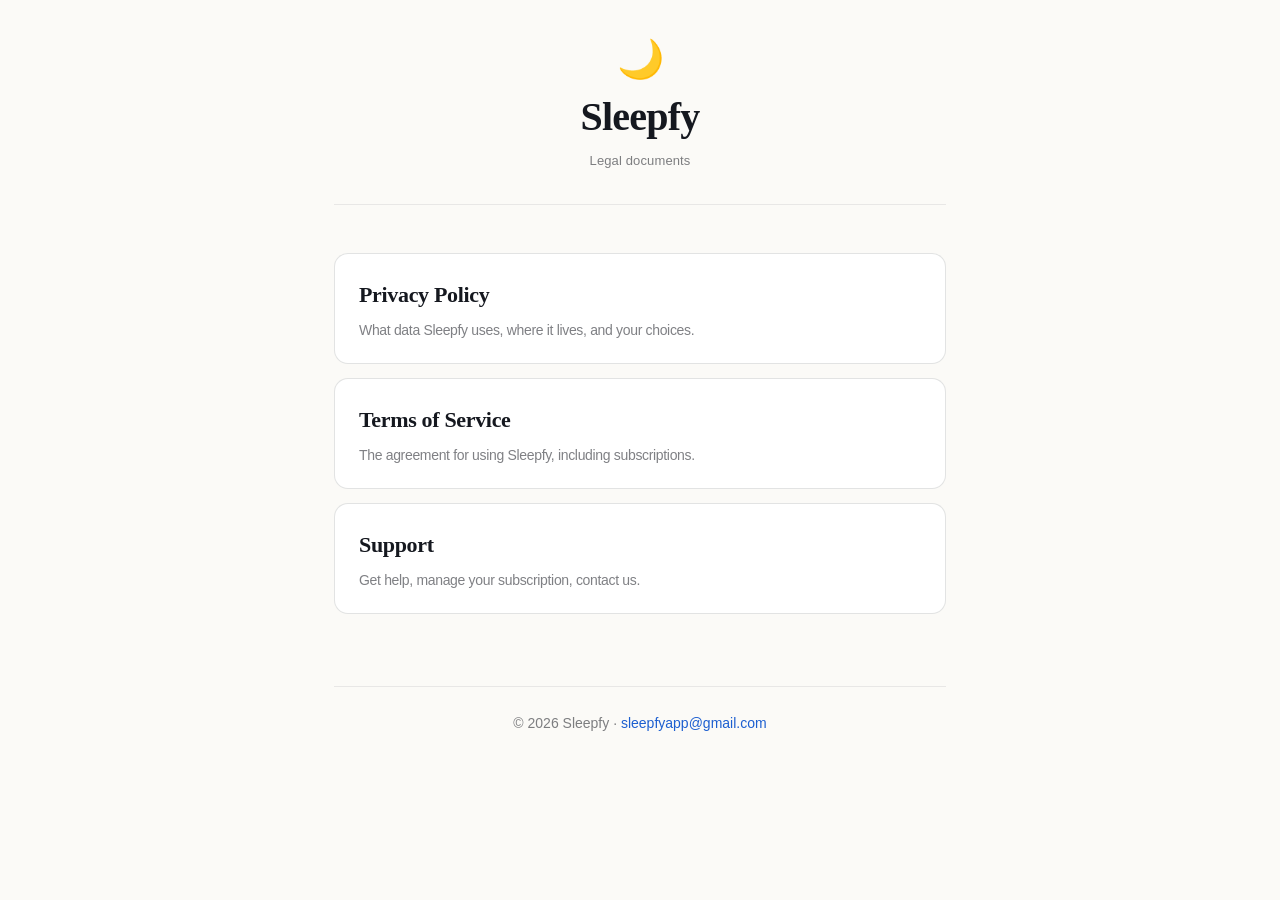
<file: index.html>
<!DOCTYPE html>
<html lang="en">
<head>
<meta charset="utf-8">
<meta name="viewport" content="width=device-width, initial-scale=1">
<title>Sleepfy — Legal</title>
<link rel="stylesheet" href="style.css">
</head>
<body>
<main>
<header class="site">
  <div class="moon">🌙</div>
  <h1>Sleepfy</h1>
  <p class="updated">Legal documents</p>
</header>

<div class="index-links">
  <a href="privacy.html">Privacy Policy
    <span>What data Sleepfy uses, where it lives, and your choices.</span>
  </a>
  <a href="terms.html">Terms of Service
    <span>The agreement for using Sleepfy, including subscriptions.</span>
  </a>
  <a href="support.html">Support
    <span>Get help, manage your subscription, contact us.</span>
  </a>
</div>

<footer>© 2026 Sleepfy · <a href="mailto:sleepfyapp@gmail.com">sleepfyapp@gmail.com</a></footer>
</main>
</body>
</html>
</file>
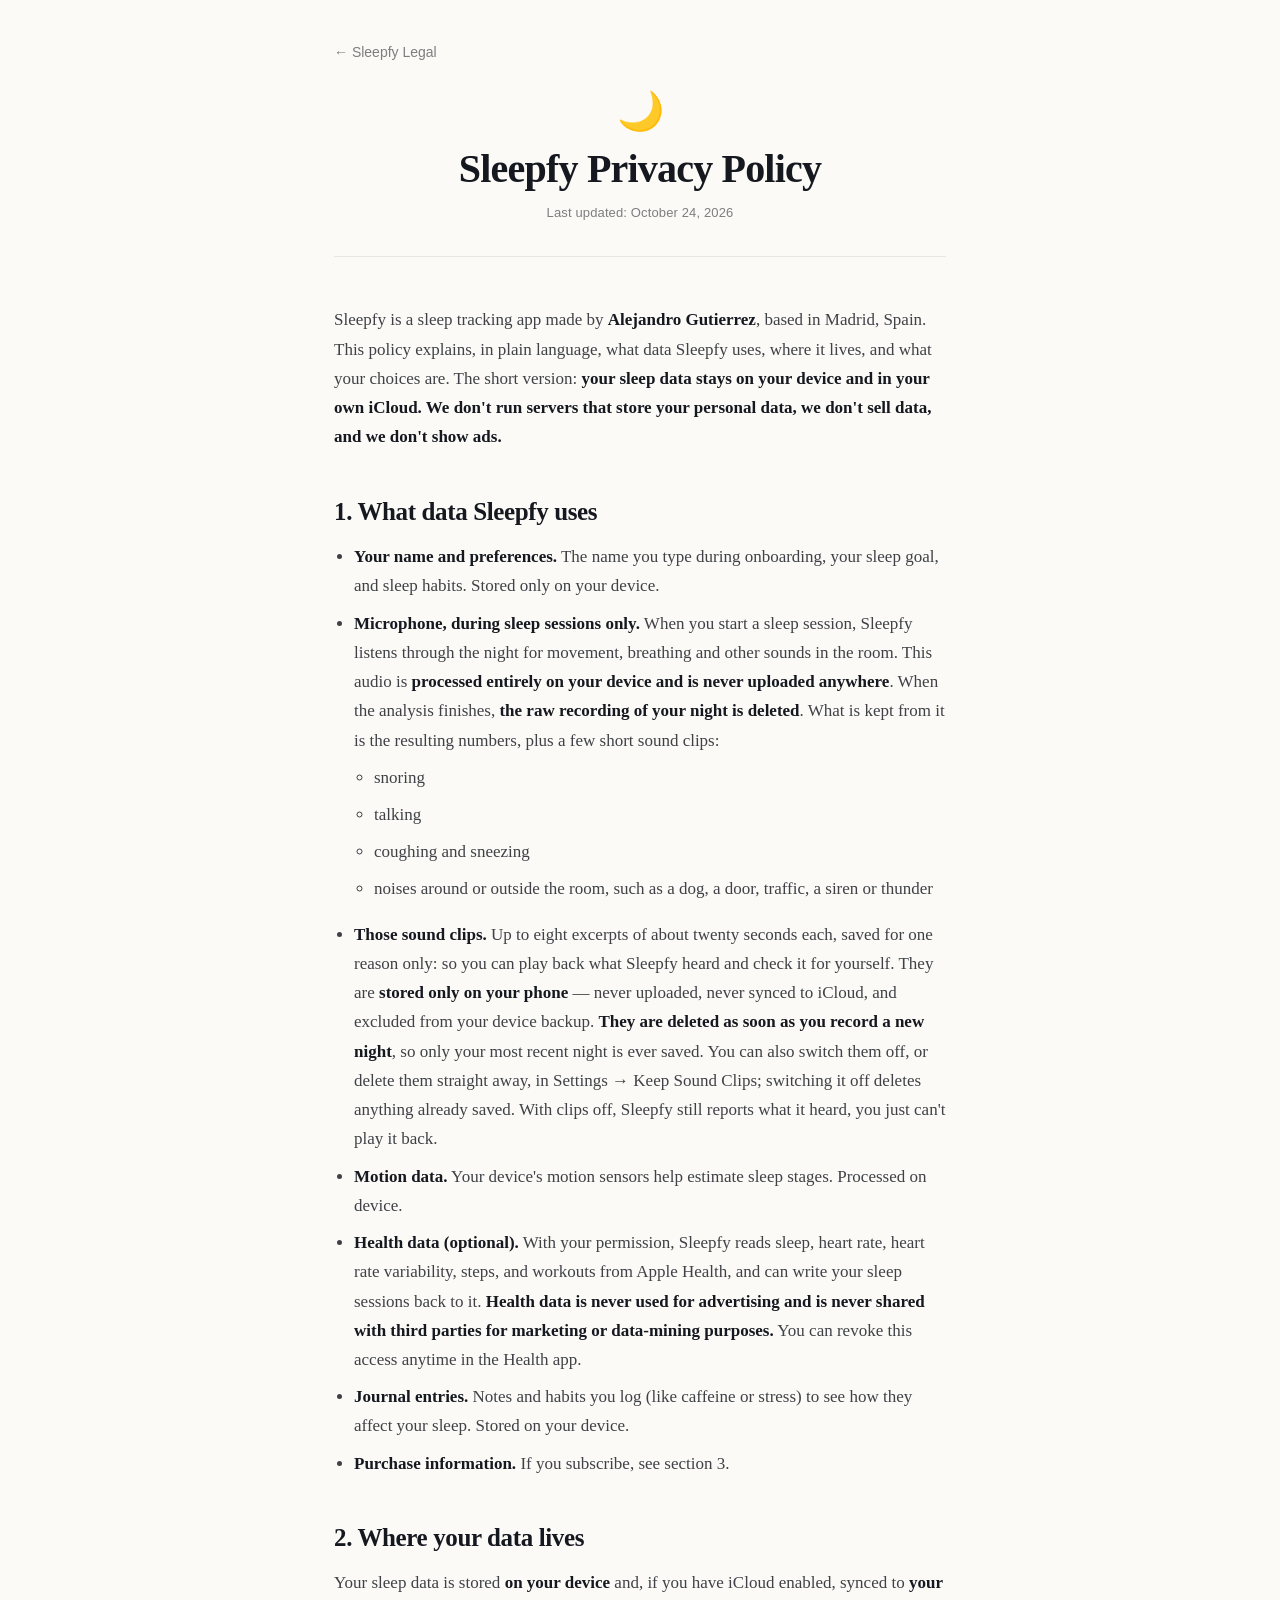
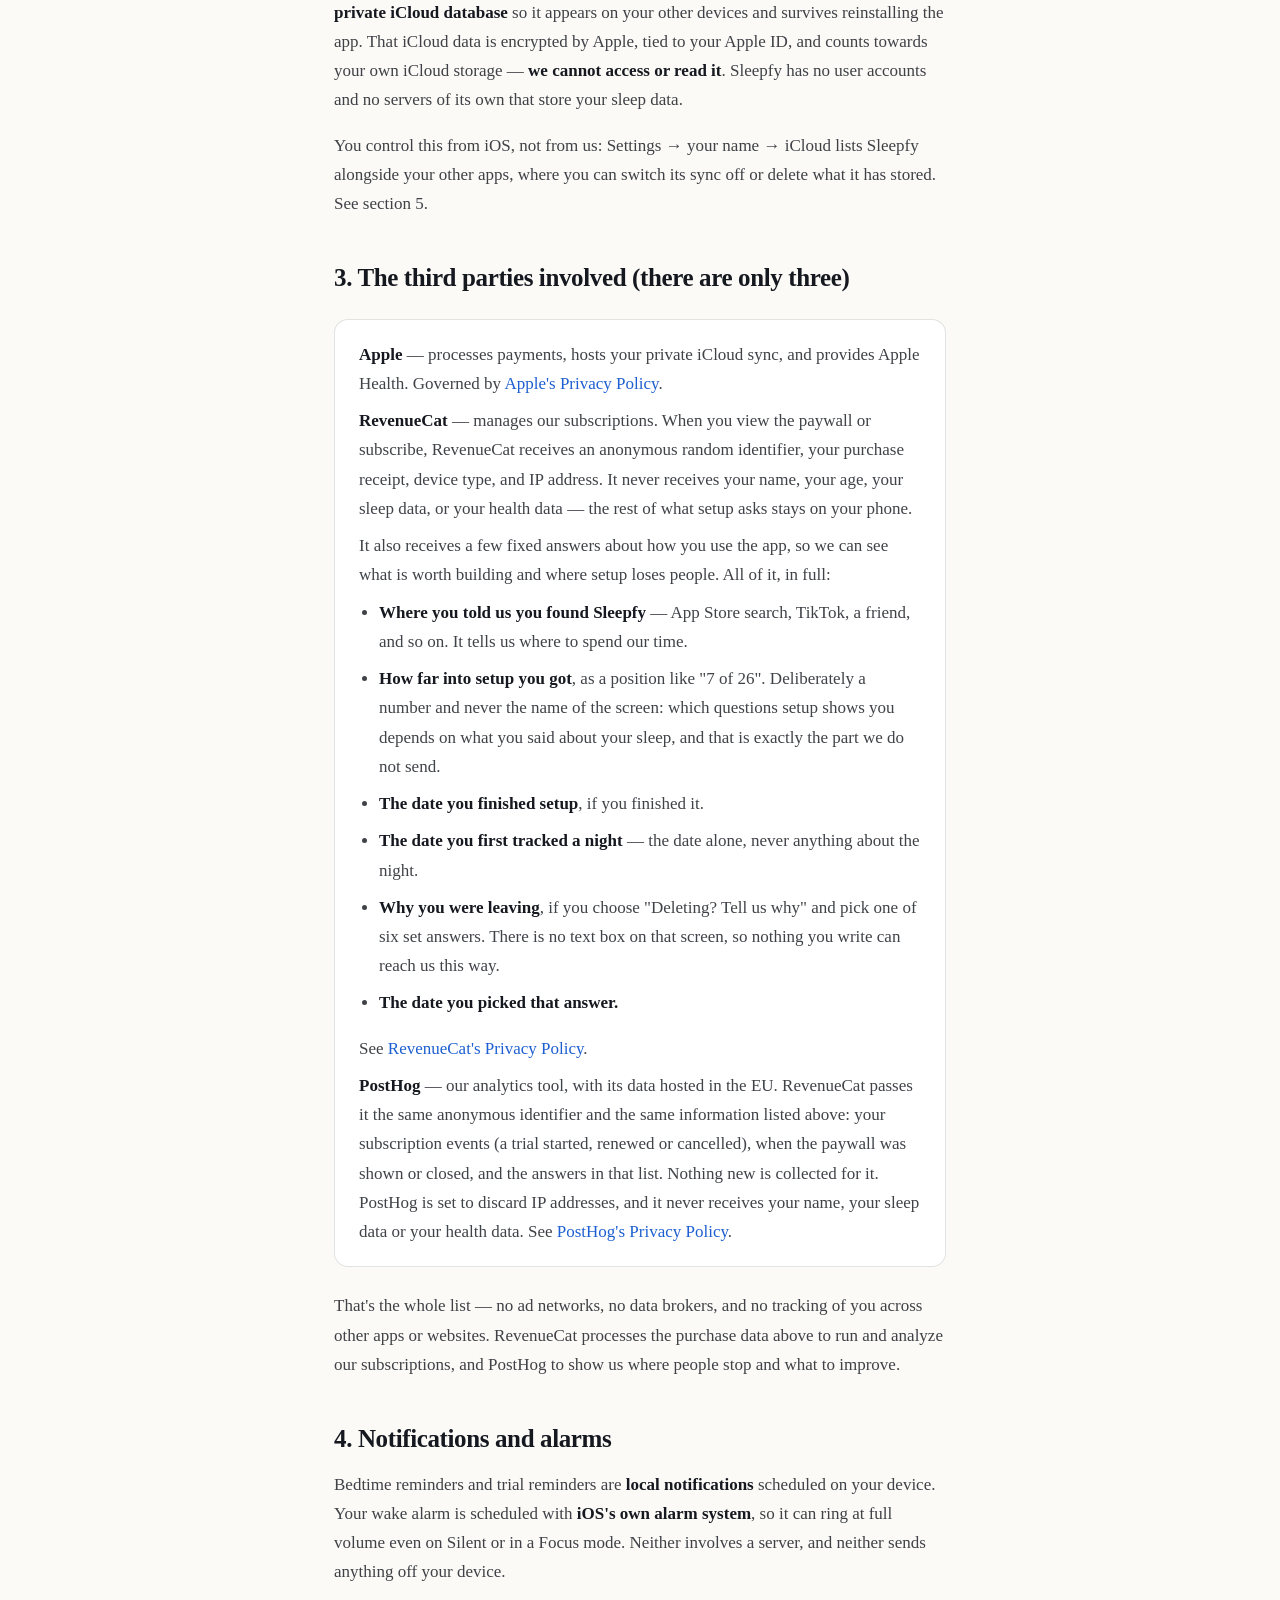
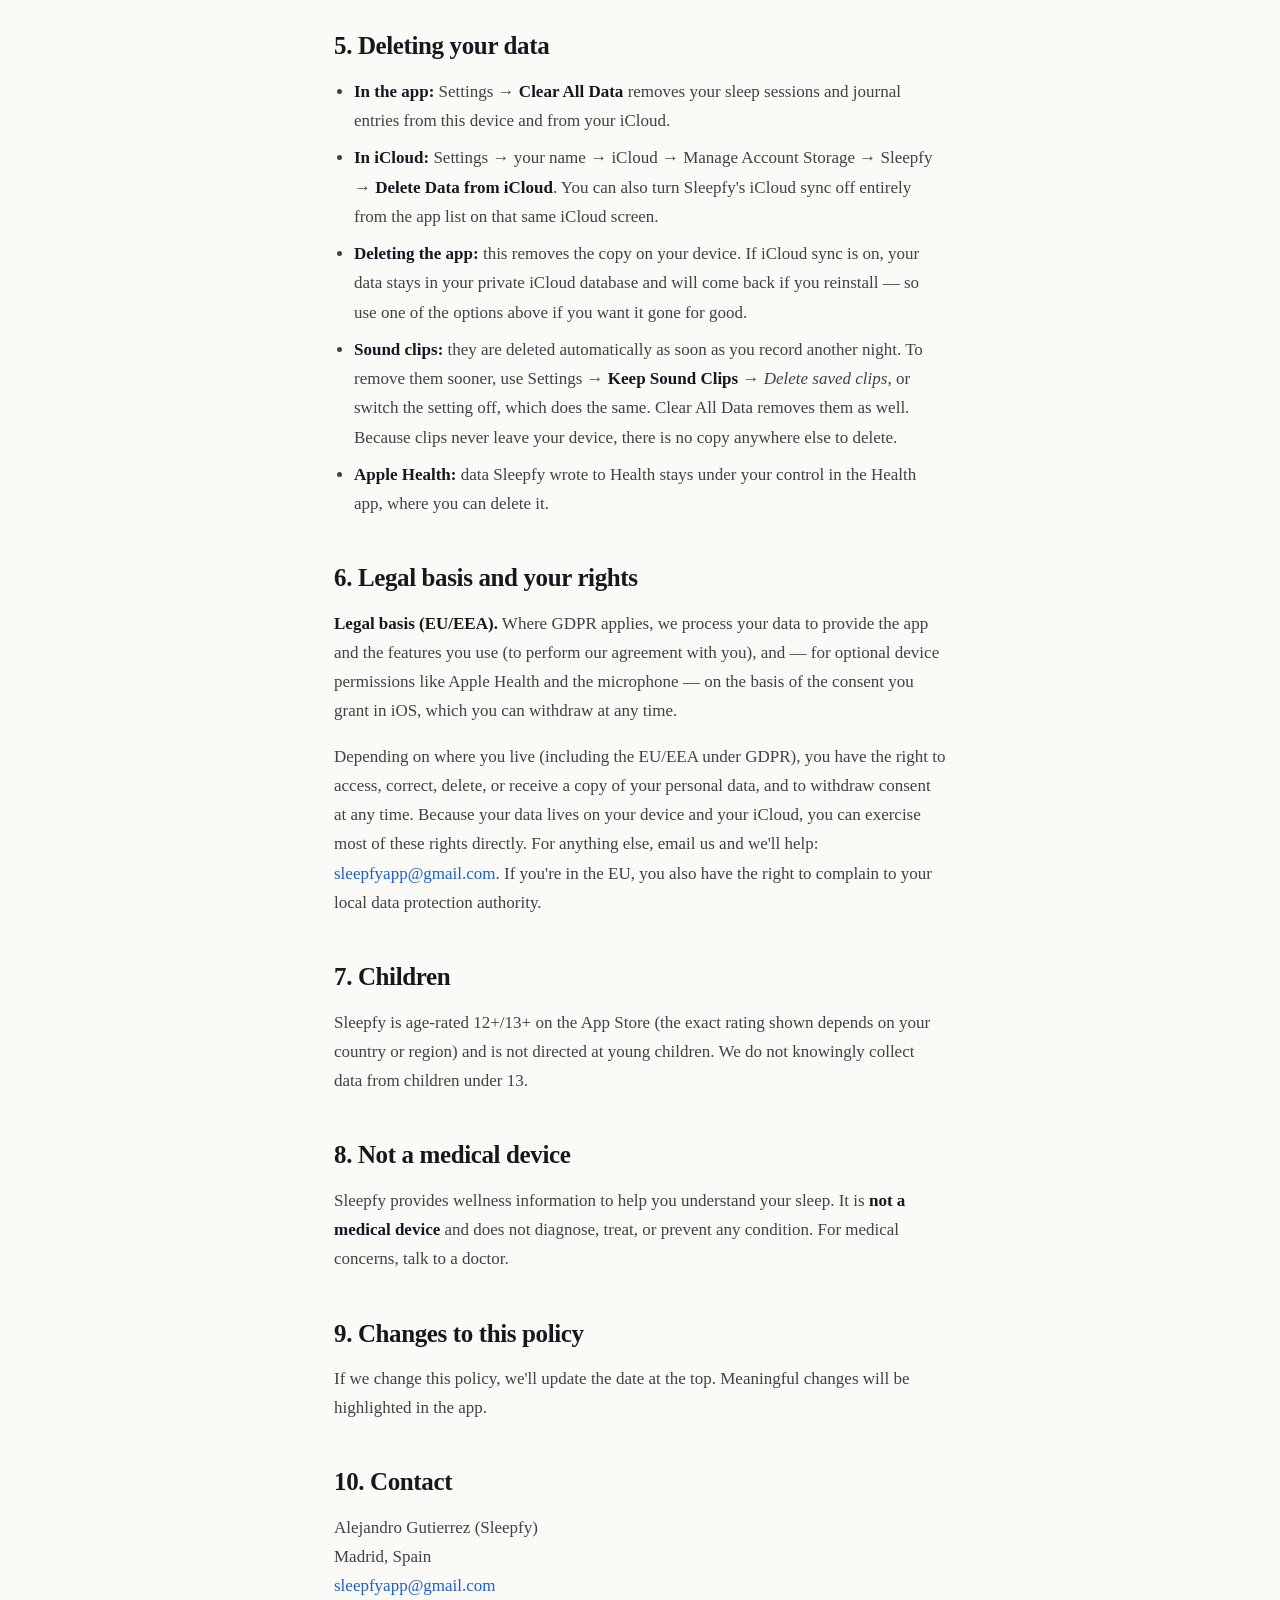
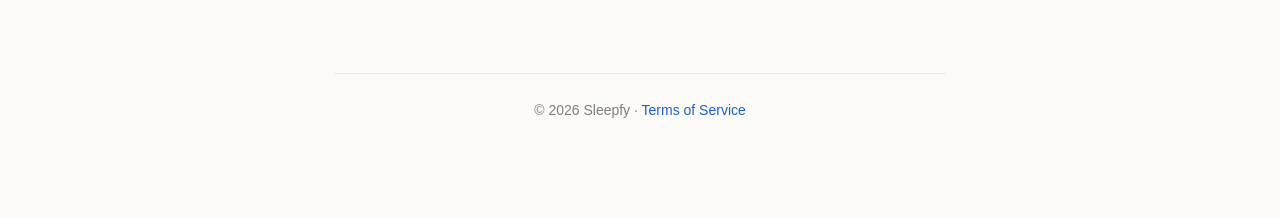
<file: privacy.html>
<!DOCTYPE html>
<html lang="en">
<head>
<meta charset="utf-8">
<meta name="viewport" content="width=device-width, initial-scale=1">
<title>Privacy Policy — Sleepfy</title>
<link rel="stylesheet" href="style.css">
</head>
<body>
<main>
<nav class="back"><a href="index.html">← Sleepfy Legal</a></nav>

<header class="site">
  <div class="moon">🌙</div>
  <h1>Sleepfy Privacy Policy</h1>
  <p class="updated">Last updated: October 24, 2026</p>
</header>

<p>Sleepfy is a sleep tracking app made by <strong>Alejandro Gutierrez</strong>, based in Madrid, Spain. This policy explains, in plain language, what data Sleepfy uses, where it lives, and what your choices are. The short version: <strong>your sleep data stays on your device and in your own iCloud. We don't run servers that store your personal data, we don't sell data, and we don't show ads.</strong></p>

<h2>1. What data Sleepfy uses</h2>
<ul>
  <li><strong>Your name and preferences.</strong> The name you type during onboarding, your sleep goal, and sleep habits. Stored only on your device.</li>
  <li><strong>Microphone, during sleep sessions only.</strong> When you start a sleep session, Sleepfy listens through the night for movement, breathing and other sounds in the room. This audio is <strong>processed entirely on your device and is never uploaded anywhere</strong>. When the analysis finishes, <strong>the raw recording of your night is deleted</strong>. What is kept from it is the resulting numbers, plus a few short sound clips:
    <ul>
      <li>snoring</li>
      <li>talking</li>
      <li>coughing and sneezing</li>
      <li>noises around or outside the room, such as a dog, a door, traffic, a siren or thunder</li>
    </ul>
  </li>
  <li><strong>Those sound clips.</strong> Up to eight excerpts of about twenty seconds each, saved for one reason only: so you can play back what Sleepfy heard and check it for yourself. They are <strong>stored only on your phone</strong> &mdash; never uploaded, never synced to iCloud, and excluded from your device backup. <strong>They are deleted as soon as you record a new night</strong>, so only your most recent night is ever saved. You can also switch them off, or delete them straight away, in Settings &rarr; Keep Sound Clips; switching it off deletes anything already saved. With clips off, Sleepfy still reports what it heard, you just can't play it back.</li>
  <li><strong>Motion data.</strong> Your device's motion sensors help estimate sleep stages. Processed on device.</li>
  <li><strong>Health data (optional).</strong> With your permission, Sleepfy reads sleep, heart rate, heart rate variability, steps, and workouts from Apple Health, and can write your sleep sessions back to it. <strong>Health data is never used for advertising and is never shared with third parties for marketing or data-mining purposes.</strong> You can revoke this access anytime in the Health app.</li>
  <li><strong>Journal entries.</strong> Notes and habits you log (like caffeine or stress) to see how they affect your sleep. Stored on your device.</li>
  <li><strong>Purchase information.</strong> If you subscribe, see section 3.</li>
</ul>

<h2>2. Where your data lives</h2>
<p>Your sleep data is stored <strong>on your device</strong> and, if you have iCloud enabled, synced to <strong>your private iCloud database</strong> so it appears on your other devices and survives reinstalling the app. That iCloud data is encrypted by Apple, tied to your Apple ID, and counts towards your own iCloud storage — <strong>we cannot access or read it</strong>. Sleepfy has no user accounts and no servers of its own that store your sleep data.</p>
<p>You control this from iOS, not from us: Settings → your name → iCloud lists Sleepfy alongside your other apps, where you can switch its sync off or delete what it has stored. See section 5.</p>

<h2>3. The third parties involved (there are only three)</h2>
<div class="card">
  <p><strong>Apple</strong> — processes payments, hosts your private iCloud sync, and provides Apple Health. Governed by <a href="https://www.apple.com/legal/privacy/" target="_blank" rel="noopener">Apple's Privacy Policy</a>.</p>
  <p><strong>RevenueCat</strong> — manages our subscriptions. When you view the paywall or subscribe, RevenueCat receives an anonymous random identifier, your purchase receipt, device type, and IP address. It never receives your name, your age, your sleep data, or your health data — the rest of what setup asks stays on your phone.</p>
  <p>It also receives a few fixed answers about how you use the app, so we can see what is worth building and where setup loses people. All of it, in full:</p>
  <ul>
    <li><strong>Where you told us you found Sleepfy</strong> — App Store search, TikTok, a friend, and so on. It tells us where to spend our time.</li>
    <li><strong>How far into setup you got</strong>, as a position like "7 of 26". Deliberately a number and never the name of the screen: which questions setup shows you depends on what you said about your sleep, and that is exactly the part we do not send.</li>
    <li><strong>The date you finished setup</strong>, if you finished it.</li>
    <li><strong>The date you first tracked a night</strong> — the date alone, never anything about the night.</li>
    <li><strong>Why you were leaving</strong>, if you choose "Deleting? Tell us why" and pick one of six set answers. There is no text box on that screen, so nothing you write can reach us this way.</li>
    <li><strong>The date you picked that answer.</strong></li>
  </ul>
  <p>See <a href="https://www.revenuecat.com/privacy/" target="_blank" rel="noopener">RevenueCat's Privacy Policy</a>.</p>
  <p><strong>PostHog</strong> — our analytics tool, with its data hosted in the EU. RevenueCat passes it the same anonymous identifier and the same information listed above: your subscription events (a trial started, renewed or cancelled), when the paywall was shown or closed, and the answers in that list. Nothing new is collected for it. PostHog is set to discard IP addresses, and it never receives your name, your sleep data or your health data. See <a href="https://posthog.com/privacy" target="_blank" rel="noopener">PostHog's Privacy Policy</a>.</p>
</div>
<p>That's the whole list — no ad networks, no data brokers, and no tracking of you across other apps or websites. RevenueCat processes the purchase data above to run and analyze our subscriptions, and PostHog to show us where people stop and what to improve.</p>

<h2>4. Notifications and alarms</h2>
<p>Bedtime reminders and trial reminders are <strong>local notifications</strong> scheduled on your device. Your wake alarm is scheduled with <strong>iOS's own alarm system</strong>, so it can ring at full volume even on Silent or in a Focus mode. Neither involves a server, and neither sends anything off your device.</p>

<h2>5. Deleting your data</h2>
<ul>
  <li><strong>In the app:</strong> Settings → <strong>Clear All Data</strong> removes your sleep sessions and journal entries from this device and from your iCloud.</li>
  <li><strong>In iCloud:</strong> Settings → your name → iCloud → Manage Account Storage → Sleepfy → <strong>Delete Data from iCloud</strong>. You can also turn Sleepfy's iCloud sync off entirely from the app list on that same iCloud screen.</li>
  <li><strong>Deleting the app:</strong> this removes the copy on your device. If iCloud sync is on, your data stays in your private iCloud database and will come back if you reinstall — so use one of the options above if you want it gone for good.</li>
  <li><strong>Sound clips:</strong> they are deleted automatically as soon as you record another night. To remove them sooner, use Settings &rarr; <strong>Keep Sound Clips</strong> &rarr; <em>Delete saved clips</em>, or switch the setting off, which does the same. Clear All Data removes them as well. Because clips never leave your device, there is no copy anywhere else to delete.</li>
  <li><strong>Apple Health:</strong> data Sleepfy wrote to Health stays under your control in the Health app, where you can delete it.</li>
</ul>

<h2>6. Legal basis and your rights</h2>
<p><strong>Legal basis (EU/EEA).</strong> Where GDPR applies, we process your data to provide the app and the features you use (to perform our agreement with you), and — for optional device permissions like Apple Health and the microphone — on the basis of the consent you grant in iOS, which you can withdraw at any time.</p>
<p>Depending on where you live (including the EU/EEA under GDPR), you have the right to access, correct, delete, or receive a copy of your personal data, and to withdraw consent at any time. Because your data lives on your device and your iCloud, you can exercise most of these rights directly. For anything else, email us and we'll help: <a href="mailto:sleepfyapp@gmail.com">sleepfyapp@gmail.com</a>. If you're in the EU, you also have the right to complain to your local data protection authority.</p>

<h2>7. Children</h2>
<p>Sleepfy is age-rated 12+/13+ on the App Store (the exact rating shown depends on your country or region) and is not directed at young children. We do not knowingly collect data from children under 13.</p>

<h2>8. Not a medical device</h2>
<p>Sleepfy provides wellness information to help you understand your sleep. It is <strong>not a medical device</strong> and does not diagnose, treat, or prevent any condition. For medical concerns, talk to a doctor.</p>

<h2>9. Changes to this policy</h2>
<p>If we change this policy, we'll update the date at the top. Meaningful changes will be highlighted in the app.</p>

<h2>10. Contact</h2>
<p>Alejandro Gutierrez (Sleepfy)<br>
Madrid, Spain<br>
<a href="mailto:sleepfyapp@gmail.com">sleepfyapp@gmail.com</a></p>

<footer>© 2026 Sleepfy · <a href="terms.html">Terms of Service</a></footer>
</main>
</body>
</html>
</file>
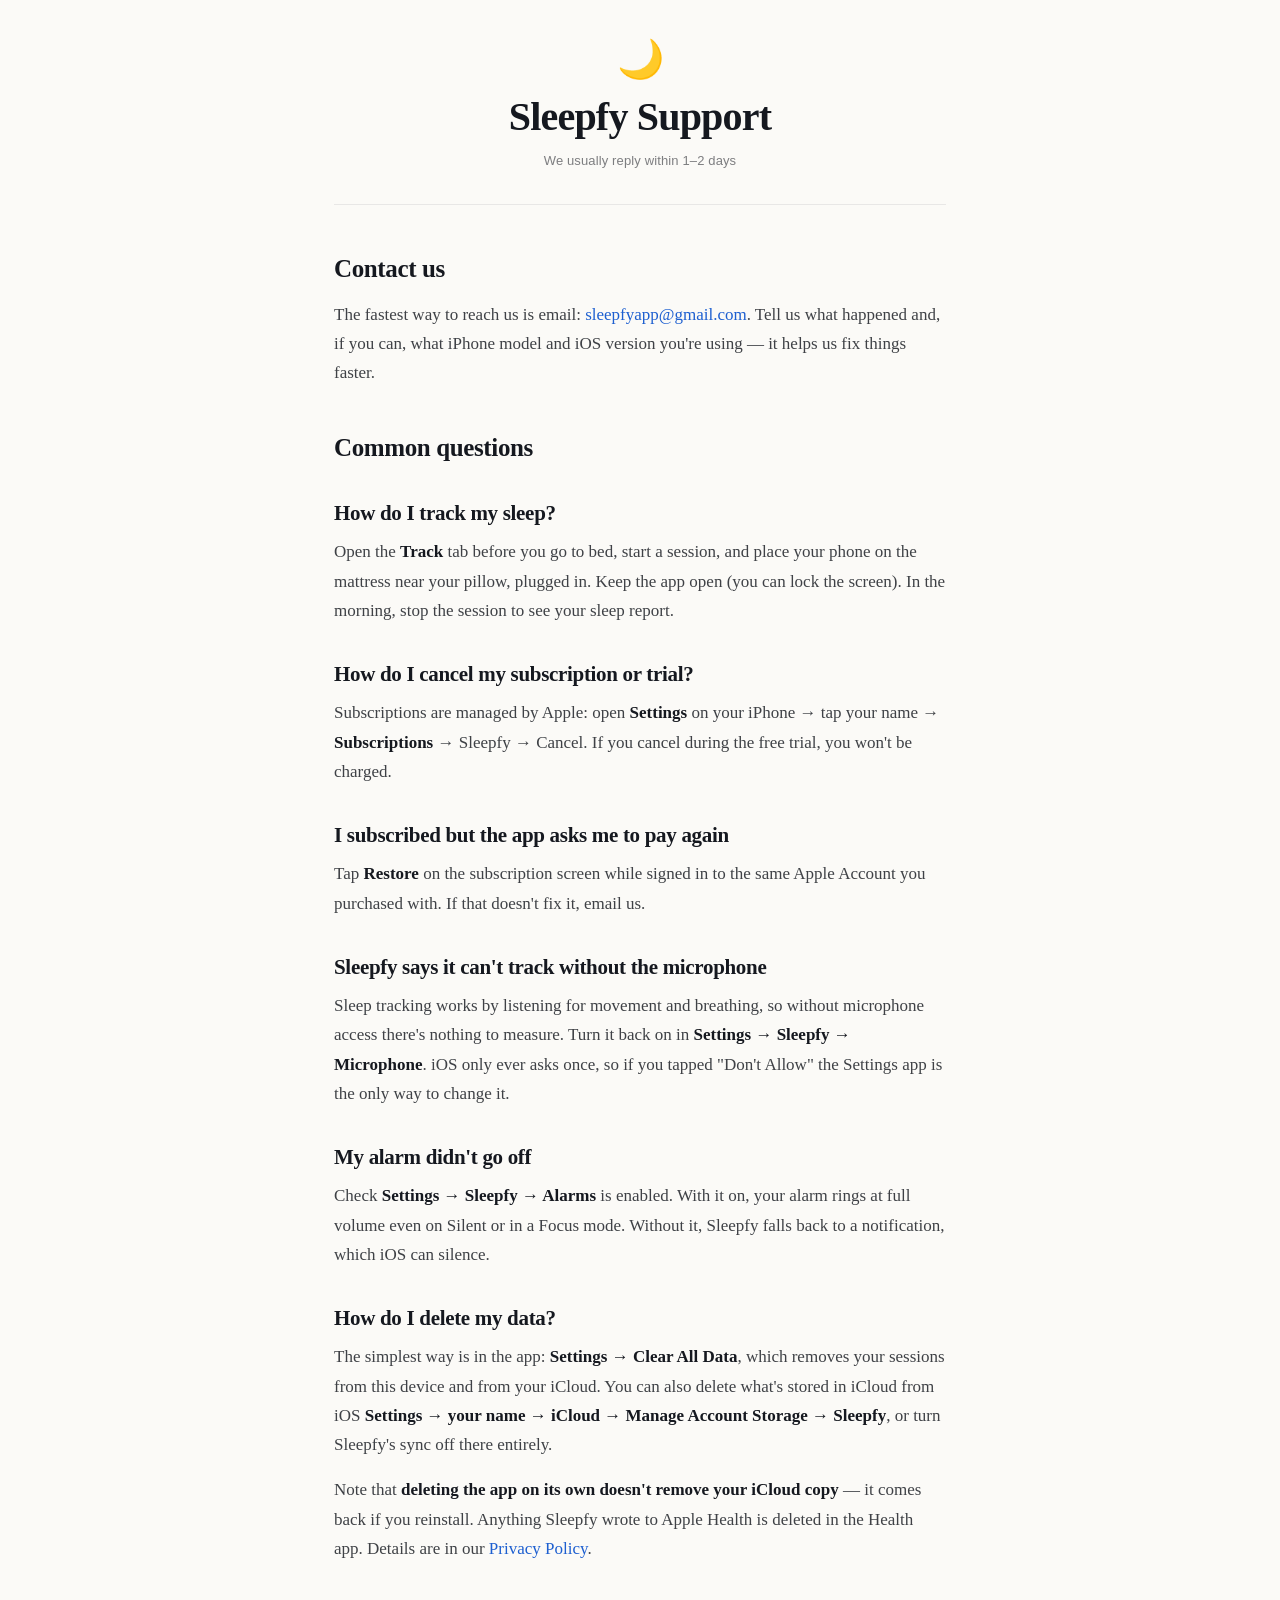
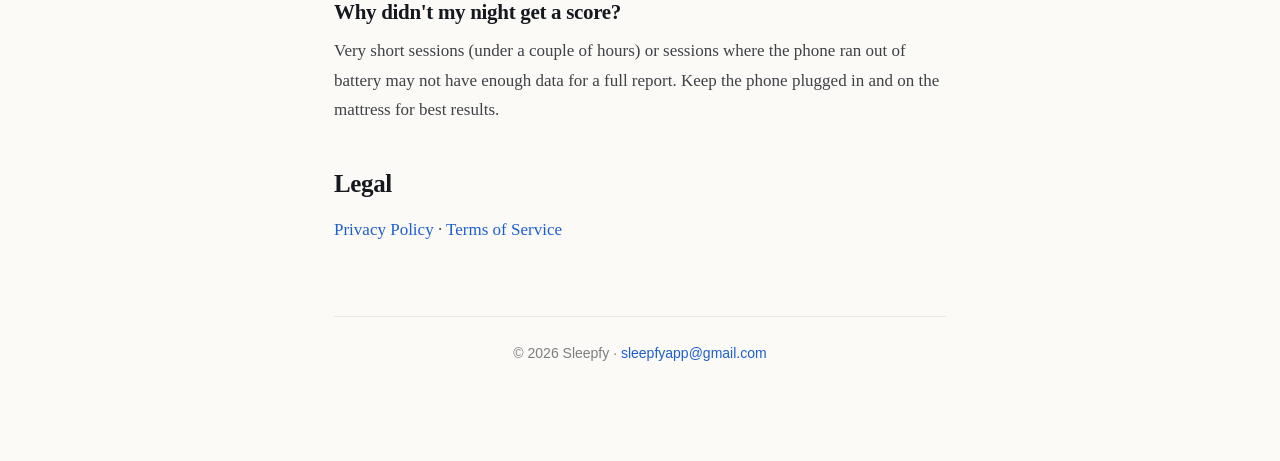
<file: support.html>
<!DOCTYPE html>
<html lang="en">
<head>
<meta charset="utf-8">
<meta name="viewport" content="width=device-width, initial-scale=1">
<title>Sleepfy — Support</title>
<link rel="stylesheet" href="style.css">
</head>
<body>
<main>
<header class="site">
  <div class="moon">🌙</div>
  <h1>Sleepfy Support</h1>
  <p class="updated">We usually reply within 1–2 days</p>
</header>

<h2>Contact us</h2>
<p>The fastest way to reach us is email:
<a href="mailto:sleepfyapp@gmail.com">sleepfyapp@gmail.com</a>.
Tell us what happened and, if you can, what iPhone model and iOS version
you're using — it helps us fix things faster.</p>

<h2>Common questions</h2>

<h2 class="faq">How do I track my sleep?</h2>
<p>Open the <strong>Track</strong> tab before you go to bed, start a session,
and place your phone on the mattress near your pillow, plugged in. Keep the
app open (you can lock the screen). In the morning, stop the session to see
your sleep report.</p>

<h2 class="faq">How do I cancel my subscription or trial?</h2>
<p>Subscriptions are managed by Apple: open <strong>Settings</strong> on your
iPhone → tap your name → <strong>Subscriptions</strong> → Sleepfy → Cancel.
If you cancel during the free trial, you won't be charged.</p>

<h2 class="faq">I subscribed but the app asks me to pay again</h2>
<p>Tap <strong>Restore</strong> on the subscription screen while signed in to
the same Apple Account you purchased with. If that doesn't fix it, email us.</p>

<h2 class="faq">Sleepfy says it can't track without the microphone</h2>
<p>Sleep tracking works by listening for movement and breathing, so without
microphone access there's nothing to measure. Turn it back on in
<strong>Settings → Sleepfy → Microphone</strong>. iOS only ever asks once, so
if you tapped "Don't Allow" the Settings app is the only way to change it.</p>

<h2 class="faq">My alarm didn't go off</h2>
<p>Check <strong>Settings → Sleepfy → Alarms</strong> is enabled. With it on,
your alarm rings at full volume even on Silent or in a Focus mode. Without it,
Sleepfy falls back to a notification, which iOS can silence.</p>

<h2 class="faq">How do I delete my data?</h2>
<p>The simplest way is in the app: <strong>Settings → Clear All Data</strong>,
which removes your sessions from this device and from your iCloud. You can also
delete what's stored in iCloud from iOS <strong>Settings → your name → iCloud →
Manage Account Storage → Sleepfy</strong>, or turn Sleepfy's sync off there
entirely.</p>
<p>Note that <strong>deleting the app on its own doesn't remove your iCloud
copy</strong> — it comes back if you reinstall. Anything Sleepfy wrote to Apple
Health is deleted in the Health app. Details are in our
<a href="privacy.html">Privacy Policy</a>.</p>

<h2 class="faq">Why didn't my night get a score?</h2>
<p>Very short sessions (under a couple of hours) or sessions where the phone
ran out of battery may not have enough data for a full report. Keep the phone
plugged in and on the mattress for best results.</p>

<h2>Legal</h2>
<p><a href="privacy.html">Privacy Policy</a> · <a href="terms.html">Terms of Service</a></p>

<footer>© 2026 Sleepfy · <a href="mailto:sleepfyapp@gmail.com">sleepfyapp@gmail.com</a></footer>
</main>
</body>
</html>
</file>
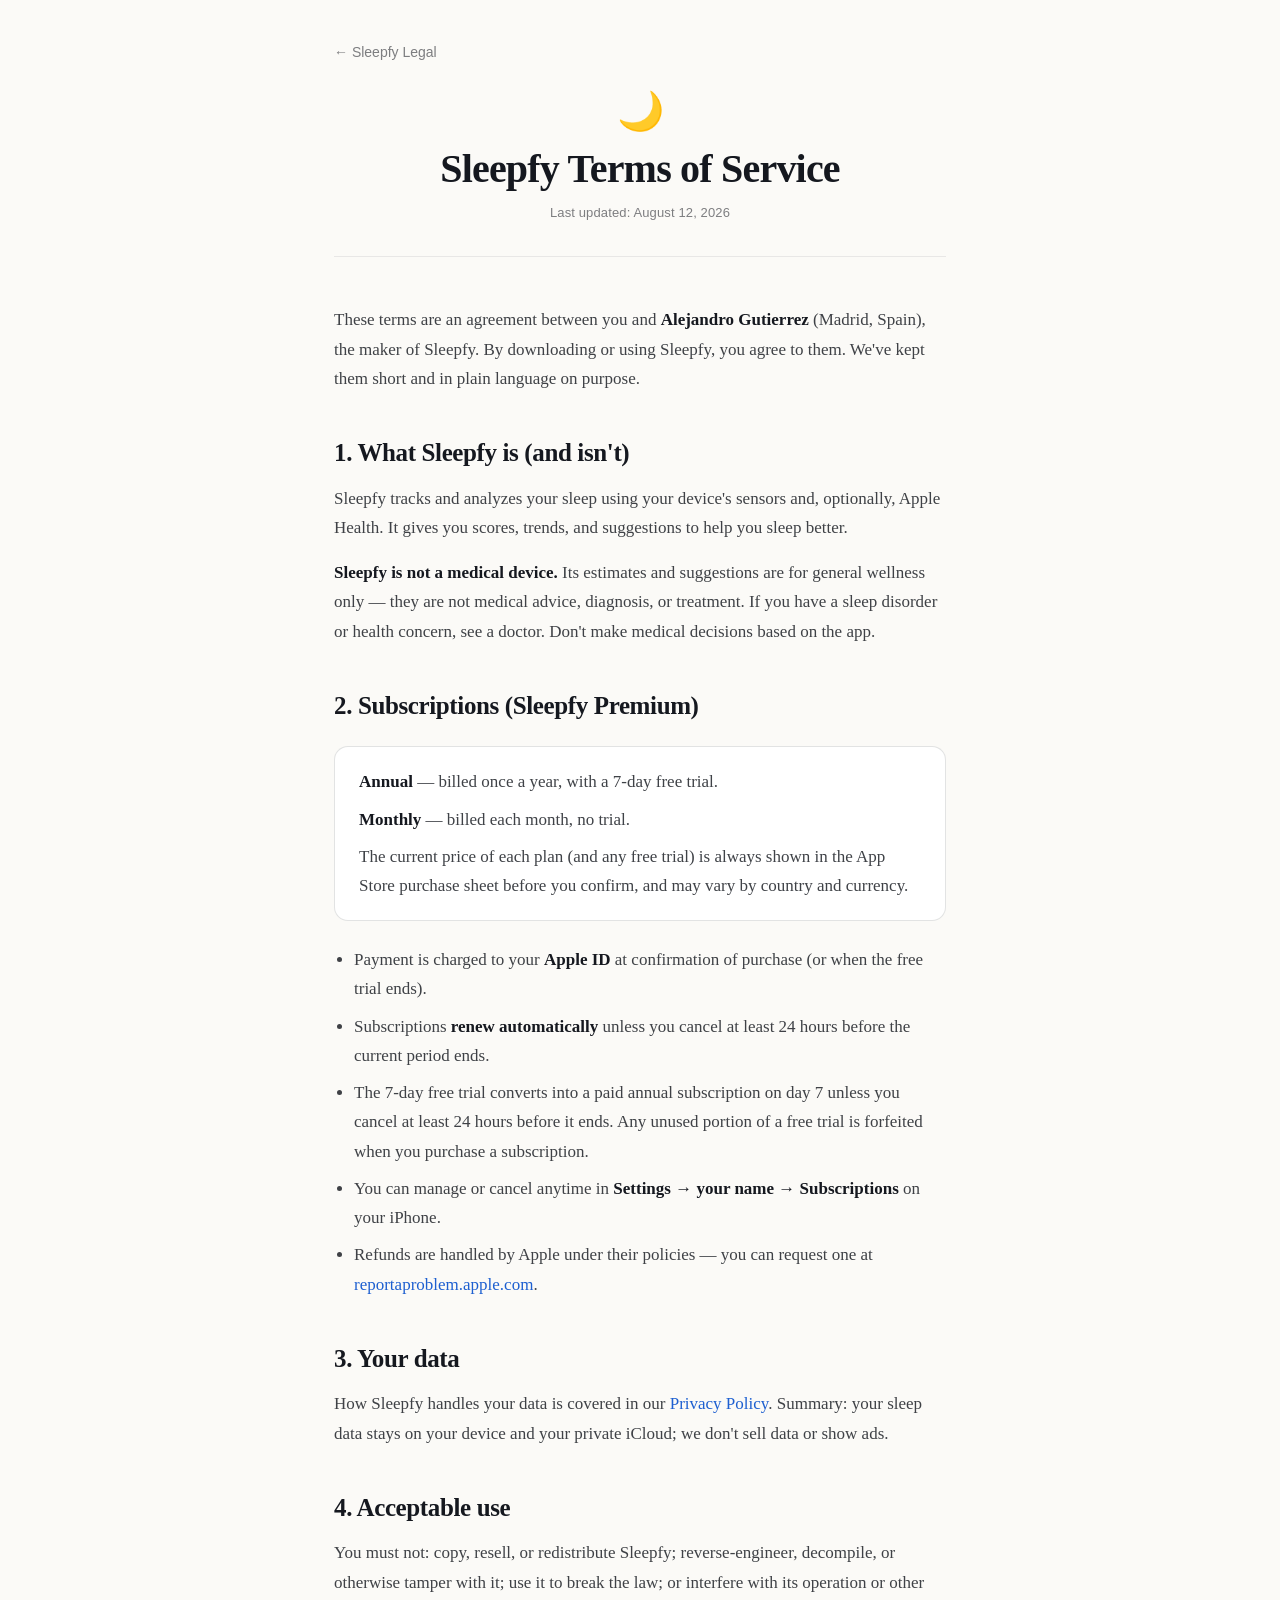
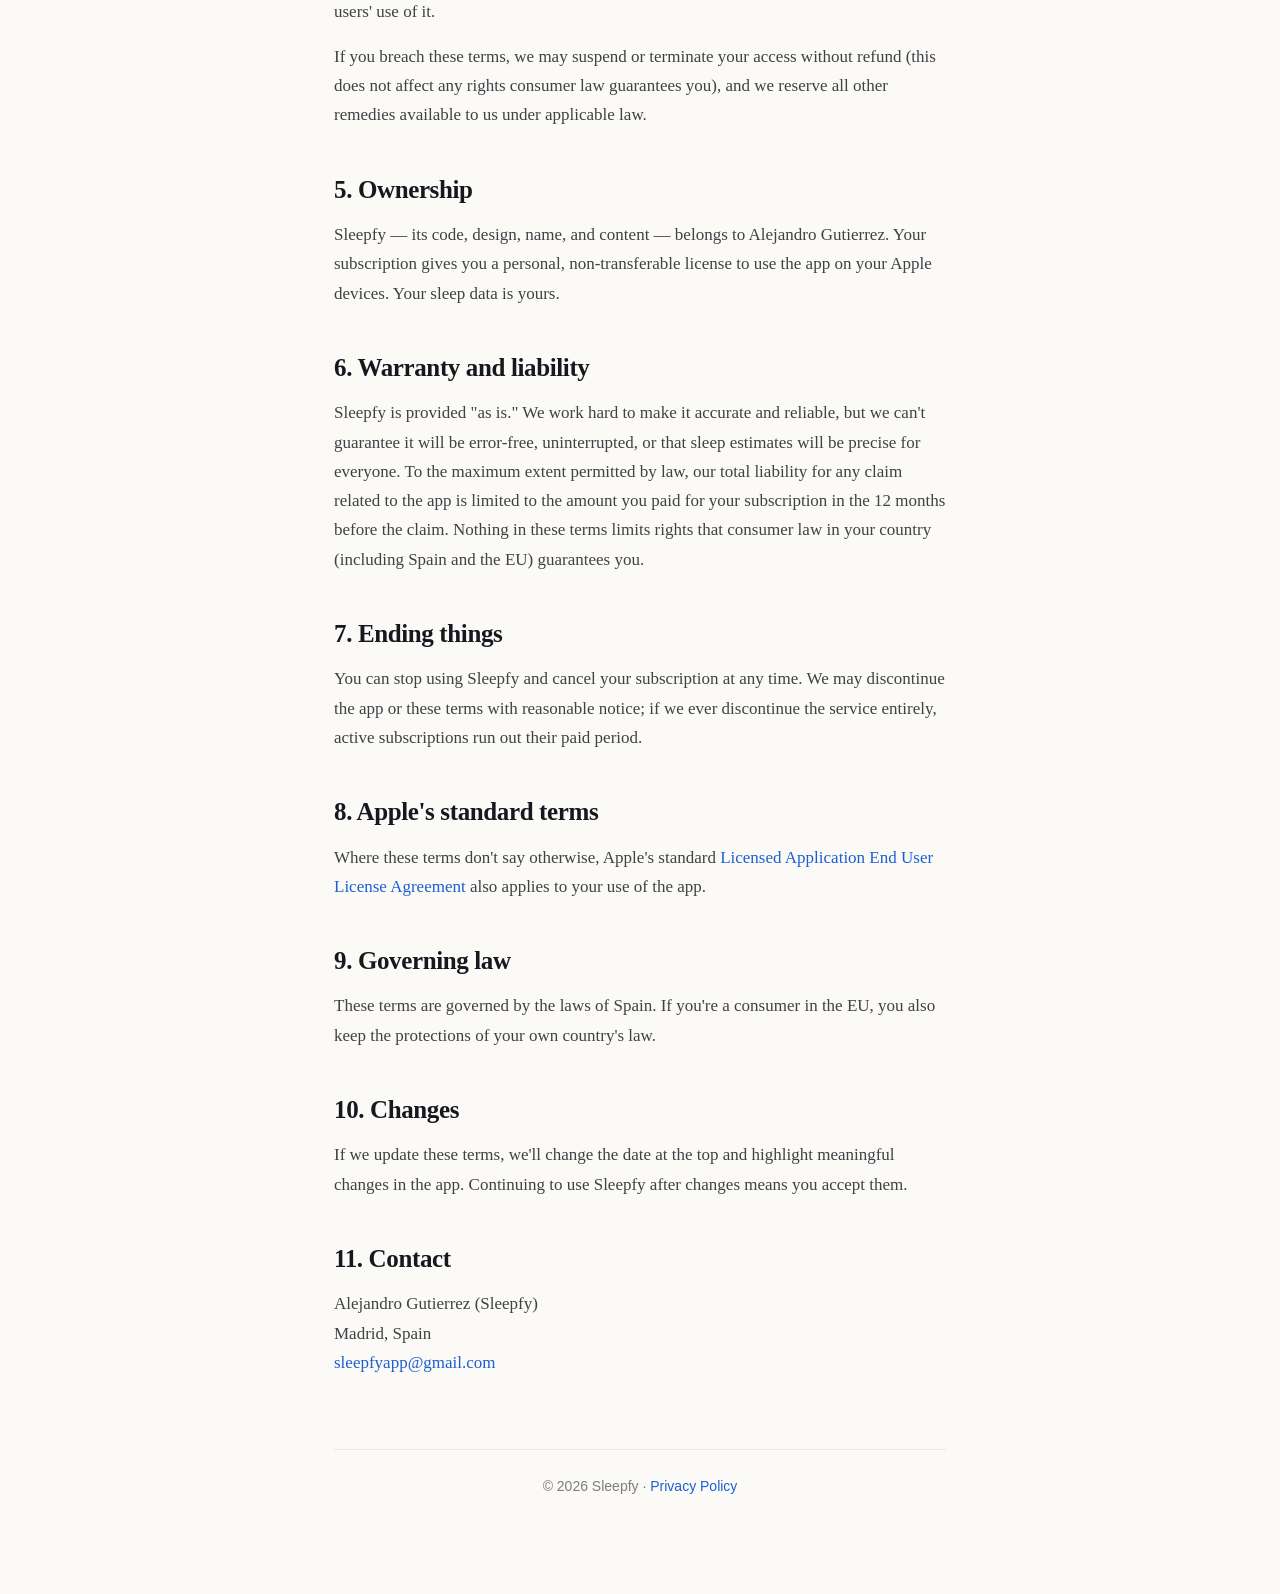
<file: terms.html>
<!DOCTYPE html>
<html lang="en">
<head>
<meta charset="utf-8">
<meta name="viewport" content="width=device-width, initial-scale=1">
<title>Terms of Service — Sleepfy</title>
<link rel="stylesheet" href="style.css">
</head>
<body>
<main>
<nav class="back"><a href="index.html">← Sleepfy Legal</a></nav>

<header class="site">
  <div class="moon">🌙</div>
  <h1>Sleepfy Terms of Service</h1>
  <p class="updated">Last updated: August 12, 2026</p>
</header>

<p>These terms are an agreement between you and <strong>Alejandro Gutierrez</strong> (Madrid, Spain), the maker of Sleepfy. By downloading or using Sleepfy, you agree to them. We've kept them short and in plain language on purpose.</p>

<h2>1. What Sleepfy is (and isn't)</h2>
<p>Sleepfy tracks and analyzes your sleep using your device's sensors and, optionally, Apple Health. It gives you scores, trends, and suggestions to help you sleep better.</p>
<p><strong>Sleepfy is not a medical device.</strong> Its estimates and suggestions are for general wellness only — they are not medical advice, diagnosis, or treatment. If you have a sleep disorder or health concern, see a doctor. Don't make medical decisions based on the app.</p>

<h2>2. Subscriptions (Sleepfy Premium)</h2>
<div class="card">
  <p><strong>Annual</strong> — billed once a year, with a 7-day free trial.</p>
  <p><strong>Monthly</strong> — billed each month, no trial.</p>
  <p>The current price of each plan (and any free trial) is always shown in the App Store purchase sheet before you confirm, and may vary by country and currency.</p>
</div>
<ul>
  <li>Payment is charged to your <strong>Apple ID</strong> at confirmation of purchase (or when the free trial ends).</li>
  <li>Subscriptions <strong>renew automatically</strong> unless you cancel at least 24 hours before the current period ends.</li>
  <li>The 7-day free trial converts into a paid annual subscription on day 7 unless you cancel at least 24 hours before it ends. Any unused portion of a free trial is forfeited when you purchase a subscription.</li>
  <li>You can manage or cancel anytime in <strong>Settings → your name → Subscriptions</strong> on your iPhone.</li>
  <li>Refunds are handled by Apple under their policies — you can request one at <a href="https://reportaproblem.apple.com" target="_blank" rel="noopener">reportaproblem.apple.com</a>.</li>
</ul>

<h2>3. Your data</h2>
<p>How Sleepfy handles your data is covered in our <a href="privacy.html">Privacy Policy</a>. Summary: your sleep data stays on your device and your private iCloud; we don't sell data or show ads.</p>

<h2>4. Acceptable use</h2>
<p>You must not: copy, resell, or redistribute Sleepfy; reverse-engineer, decompile, or otherwise tamper with it; use it to break the law; or interfere with its operation or other users' use of it.</p>
<p>If you breach these terms, we may suspend or terminate your access without refund (this does not affect any rights consumer law guarantees you), and we reserve all other remedies available to us under applicable law.</p>

<h2>5. Ownership</h2>
<p>Sleepfy — its code, design, name, and content — belongs to Alejandro Gutierrez. Your subscription gives you a personal, non-transferable license to use the app on your Apple devices. Your sleep data is yours.</p>

<h2>6. Warranty and liability</h2>
<p>Sleepfy is provided "as is." We work hard to make it accurate and reliable, but we can't guarantee it will be error-free, uninterrupted, or that sleep estimates will be precise for everyone. To the maximum extent permitted by law, our total liability for any claim related to the app is limited to the amount you paid for your subscription in the 12 months before the claim. Nothing in these terms limits rights that consumer law in your country (including Spain and the EU) guarantees you.</p>

<h2>7. Ending things</h2>
<p>You can stop using Sleepfy and cancel your subscription at any time. We may discontinue the app or these terms with reasonable notice; if we ever discontinue the service entirely, active subscriptions run out their paid period.</p>

<h2>8. Apple's standard terms</h2>
<p>Where these terms don't say otherwise, Apple's standard <a href="https://www.apple.com/legal/internet-services/itunes/dev/stdeula/" target="_blank" rel="noopener">Licensed Application End User License Agreement</a> also applies to your use of the app.</p>

<h2>9. Governing law</h2>
<p>These terms are governed by the laws of Spain. If you're a consumer in the EU, you also keep the protections of your own country's law.</p>

<h2>10. Changes</h2>
<p>If we update these terms, we'll change the date at the top and highlight meaningful changes in the app. Continuing to use Sleepfy after changes means you accept them.</p>

<h2>11. Contact</h2>
<p>Alejandro Gutierrez (Sleepfy)<br>
Madrid, Spain<br>
<a href="mailto:sleepfyapp@gmail.com">sleepfyapp@gmail.com</a></p>

<footer>© 2026 Sleepfy · <a href="privacy.html">Privacy Policy</a></footer>
</main>
</body>
</html>
</file>
<file: style.css>
/* Sleepfy legal pages.
   Georgia for reading, system sans for furniture (nav, meta, footer).
   Theme-aware: the app is dark-only, but these pages get opened in daylight
   from an App Store listing, so they follow the reader's system setting. */

:root {
  color-scheme: light dark;

  --bg: #0a0f1c;
  --bg-soft: #0d1424;
  --card: #101828;
  --text: #f2f5fa;
  --text-soft: rgba(242, 245, 250, 0.76);
  --text-muted: rgba(242, 245, 250, 0.5);
  --accent: #6ea8ff;
  --border: rgba(255, 255, 255, 0.09);
  --rule: rgba(255, 255, 255, 0.06);

  /* Times New Roman for titles, Georgia for reading. Times has a small x-height
     and fine strokes, so it needs bold weight, tight tracking and real size to
     work at display scale — set that way it reads classic rather than default.
     Georgia carries the body: drawn for screens, and sturdier at 17px. */
  --display: "Times New Roman", Times, serif;
  --serif: Georgia, "Iowan Old Style", serif;
  --sans: -apple-system, BlinkMacSystemFont, "SF Pro Text", "Segoe UI", Roboto, sans-serif;
}

@media (prefers-color-scheme: light) {
  :root {
    --bg: #fbfaf7;          /* warm off-white — stark #fff is harsh for long reading */
    --bg-soft: #f4f2ed;
    --card: #ffffff;
    --text: #15181f;
    --text-soft: rgba(21, 24, 31, 0.82);
    --text-muted: rgba(21, 24, 31, 0.55);
    --accent: #1d5fd0;
    --border: rgba(21, 24, 31, 0.12);
    --rule: rgba(21, 24, 31, 0.08);
  }
}

* { box-sizing: border-box; }

body {
  margin: 0;
  background: var(--bg);
  color: var(--text);
  font-family: var(--serif);
  line-height: 1.72;
  -webkit-font-smoothing: antialiased;
  text-rendering: optimizeLegibility;
}

main {
  max-width: 660px;          /* ~70 characters at this size — the readable measure */
  margin: 0 auto;
  padding: 40px 24px 96px;
}

/* ---- Header ---- */

header.site {
  text-align: center;
  margin-bottom: 48px;
  padding-bottom: 32px;
  border-bottom: 1px solid var(--rule);
}

header.site .moon {
  font-size: 38px;
  line-height: 1;
}

header.site h1 {
  font-family: var(--display);
  font-size: 40px;          /* larger than the Georgia equivalent — Times runs small */
  line-height: 1.15;
  margin: 16px 0 10px;
  letter-spacing: -0.02em;
  font-weight: 700;
}

header.site p.updated {
  font-family: var(--sans);
  color: var(--text-muted);
  font-size: 13px;
  letter-spacing: 0.01em;
  margin: 0;
}

/* ---- Type ---- */

h2 {
  font-family: var(--display);
  font-size: 25px;
  line-height: 1.3;
  margin: 44px 0 14px;
  letter-spacing: -0.015em;
  font-weight: 700;
}

/* Support page uses h2.faq for questions. Kept close to body size so the page
   doesn't read as a wall of headings — the font change carries the hierarchy. */
h2.faq {
  font-size: 21px;
  margin: 36px 0 10px;
  color: var(--text);
}

p, li {
  color: var(--text-soft);
  font-size: 17px;
}

p { margin: 0 0 16px; }

strong { color: var(--text); font-weight: 700; }

a {
  color: var(--accent);
  text-decoration: none;
  border-bottom: 1px solid transparent;
}

a:hover {
  border-bottom-color: currentColor;
}

ul {
  padding-left: 20px;
  margin: 0 0 16px;
}

li { margin: 8px 0; }

/* ---- Cards ---- */

.card {
  background: var(--card);
  border: 1px solid var(--border);
  border-radius: 14px;
  padding: 20px 24px;
  margin: 24px 0;
}

.card p { margin: 8px 0; }
.card p:first-child { margin-top: 0; }
.card p:last-child { margin-bottom: 0; }

/* ---- Furniture ---- */

nav.back {
  font-family: var(--sans);
  font-size: 14px;
  margin-bottom: 28px;
}

nav.back a { color: var(--text-muted); }
nav.back a:hover { color: var(--accent); }

footer {
  font-family: var(--sans);
  margin-top: 72px;
  padding-top: 24px;
  border-top: 1px solid var(--rule);
  color: var(--text-muted);
  font-size: 14px;
  text-align: center;
}

/* ---- Index page ---- */

.index-links {
  display: flex;
  flex-direction: column;
  gap: 14px;
  margin-top: 32px;
}

.index-links a {
  display: block;
  background: var(--card);
  border: 1px solid var(--border);
  border-radius: 14px;
  padding: 22px 24px;
  font-family: var(--display);
  font-size: 22px;
  font-weight: 700;
  letter-spacing: -0.015em;
  color: var(--text);
  transition: border-color 0.15s ease, transform 0.15s ease;
}

.index-links a span {
  display: block;
  font-family: var(--sans);
  font-size: 14px;
  font-weight: 400;
  color: var(--text-muted);
  margin-top: 6px;
  line-height: 1.5;
}

.index-links a:hover {
  border-color: var(--accent);
  transform: translateY(-1px);
}

@media (prefers-reduced-motion: reduce) {
  .index-links a { transition: none; }
  .index-links a:hover { transform: none; }
}

/* ---- Small screens ---- */

@media (max-width: 480px) {
  main { padding: 32px 20px 72px; }
  header.site h1 { font-size: 32px; }
  h2 { font-size: 22px; margin-top: 36px; }
  h2.faq { font-size: 19px; }
  .index-links a { font-size: 20px; }
  p, li { font-size: 16px; }
}
</file>
